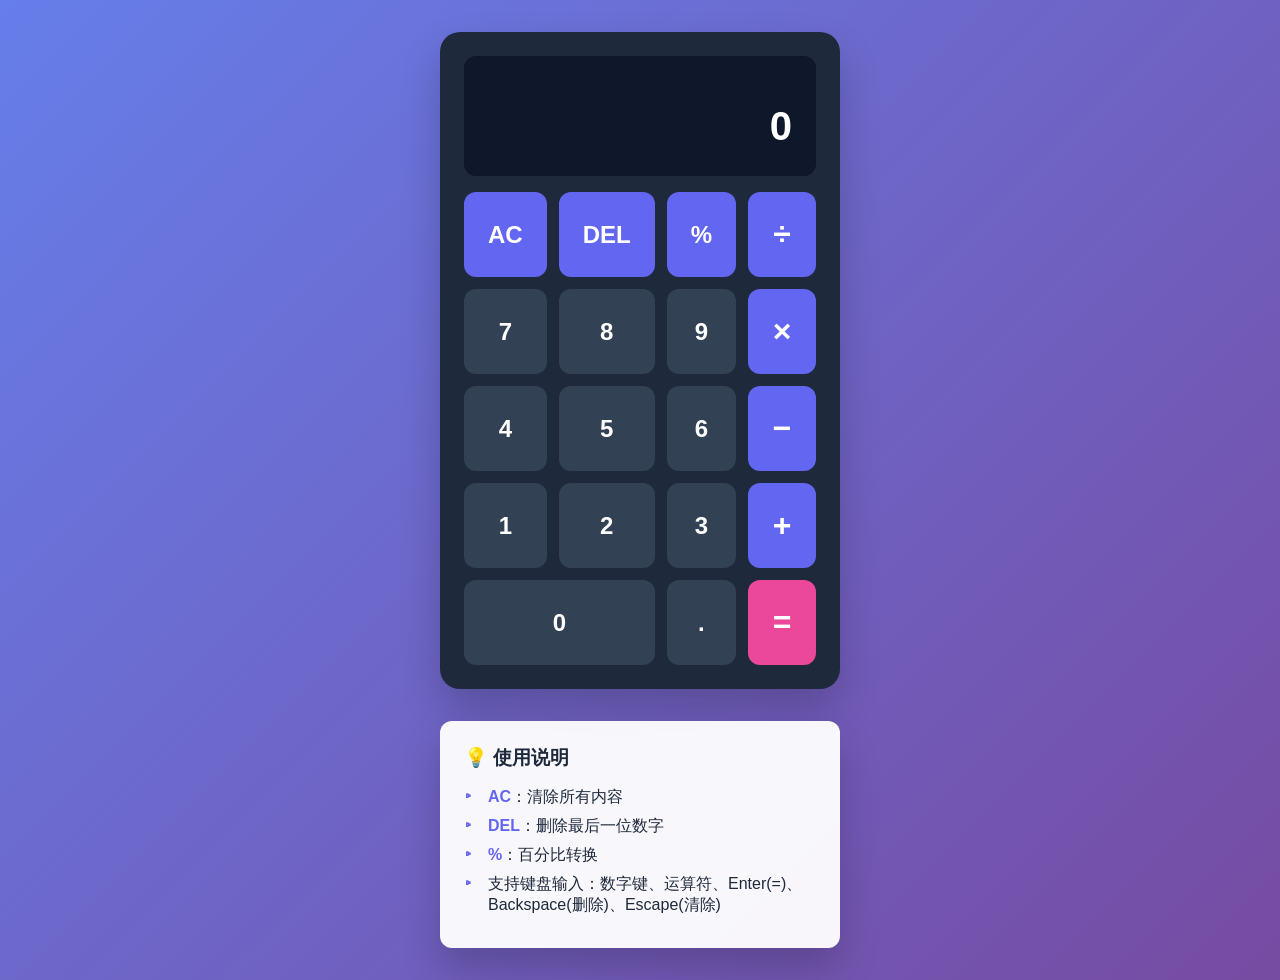
<file: 02-javascript-basics/calculator/index.html>
<!DOCTYPE html>
<html lang="zh-CN">
<head>
    <meta charset="UTF-8">
    <meta name="viewport" content="width=device-width, initial-scale=1.0">
    <title>计算器应用</title>
    <link rel="stylesheet" href="style.css">
</head>
<body>
    <div class="container">
        <div class="calculator">
            <!-- 显示屏 -->
            <div class="display">
                <div class="previous-operand" id="previousOperand"></div>
                <div class="current-operand" id="currentOperand">0</div>
            </div>
            
            <!-- 按钮区域 -->
            <div class="buttons">
                <!-- 第一行：清除、删除 -->
                <button class="btn btn-function" data-action="clear">AC</button>
                <button class="btn btn-function" data-action="delete">DEL</button>
                <button class="btn btn-function" data-action="percent">%</button>
                <button class="btn btn-operator" data-operator="/">÷</button>
                
                <!-- 数字键 7-9 和乘法 -->
                <button class="btn btn-number" data-number="7">7</button>
                <button class="btn btn-number" data-number="8">8</button>
                <button class="btn btn-number" data-number="9">9</button>
                <button class="btn btn-operator" data-operator="*">×</button>
                
                <!-- 数字键 4-6 和减法 -->
                <button class="btn btn-number" data-number="4">4</button>
                <button class="btn btn-number" data-number="5">5</button>
                <button class="btn btn-number" data-number="6">6</button>
                <button class="btn btn-operator" data-operator="-">−</button>
                
                <!-- 数字键 1-3 和加法 -->
                <button class="btn btn-number" data-number="1">1</button>
                <button class="btn btn-number" data-number="2">2</button>
                <button class="btn btn-number" data-number="3">3</button>
                <button class="btn btn-operator" data-operator="+">+</button>
                
                <!-- 数字键 0、小数点和等号 -->
                <button class="btn btn-number btn-zero" data-number="0">0</button>
                <button class="btn btn-number" data-action="decimal">.</button>
                <button class="btn btn-equals" data-action="equals">=</button>
            </div>
        </div>
        
        <!-- 使用说明 -->
        <div class="instructions">
            <h3>💡 使用说明</h3>
            <ul>
                <li><strong>AC</strong>：清除所有内容</li>
                <li><strong>DEL</strong>：删除最后一位数字</li>
                <li><strong>%</strong>：百分比转换</li>
                <li>支持键盘输入：数字键、运算符、Enter(=)、Backspace(删除)、Escape(清除)</li>
            </ul>
        </div>
    </div>
    
    <script src="script.js"></script>
</body>
</html>
</file>
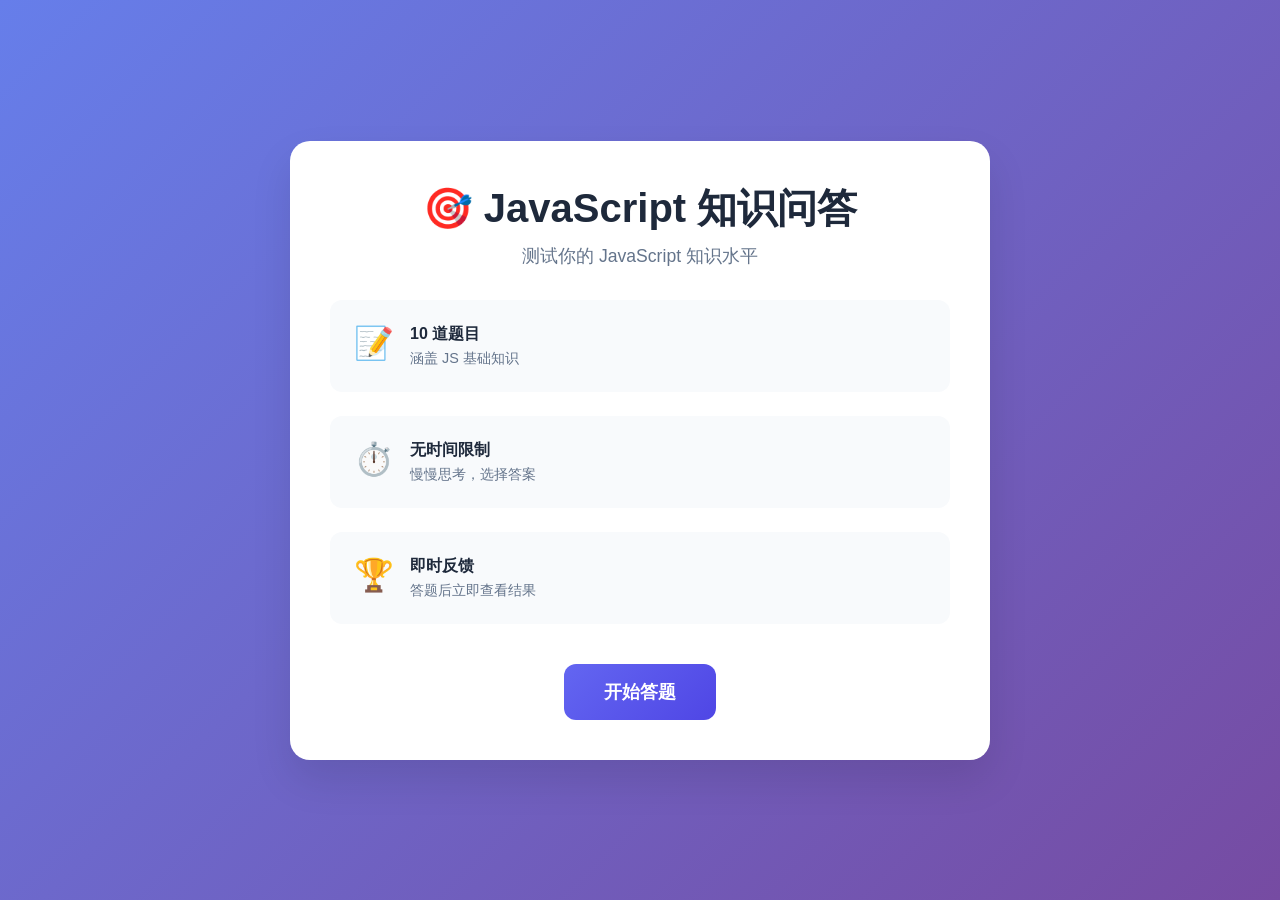
<file: 02-javascript-basics/interactive-quiz/index.html>
<!DOCTYPE html>
<html lang="zh-CN">
<head>
    <meta charset="UTF-8">
    <meta name="viewport" content="width=device-width, initial-scale=1.0">
    <title>交互式问答游戏</title>
    <link rel="stylesheet" href="style.css">
</head>
<body>
    <div class="container">
        <div class="quiz-app">
            <!-- 开始页面 -->
            <div id="startScreen" class="screen active">
                <div class="start-content">
                    <h1>🎯 JavaScript 知识问答</h1>
                    <p class="subtitle">测试你的 JavaScript 知识水平</p>
                    <div class="quiz-info">
                        <div class="info-item">
                            <span class="icon">📝</span>
                            <div>
                                <strong>10 道题目</strong>
                                <p>涵盖 JS 基础知识</p>
                            </div>
                        </div>
                        <div class="info-item">
                            <span class="icon">⏱️</span>
                            <div>
                                <strong>无时间限制</strong>
                                <p>慢慢思考，选择答案</p>
                            </div>
                        </div>
                        <div class="info-item">
                            <span class="icon">🏆</span>
                            <div>
                                <strong>即时反馈</strong>
                                <p>答题后立即查看结果</p>
                            </div>
                        </div>
                    </div>
                    <button id="startBtn" class="btn btn-primary">开始答题</button>
                </div>
            </div>

            <!-- 问答页面 -->
            <div id="quizScreen" class="screen">
                <!-- 进度条 -->
                <div class="progress-bar">
                    <div class="progress-fill" id="progressFill"></div>
                </div>
                
                <!-- 问题信息 -->
                <div class="question-info">
                    <span class="question-number" id="questionNumber">问题 1 / 10</span>
                    <span class="score">得分: <span id="currentScore">0</span></span>
                </div>
                
                <!-- 问题 -->
                <div class="question-container">
                    <h2 id="question" class="question">问题会显示在这里</h2>
                </div>
                
                <!-- 选项 -->
                <div id="answers" class="answers"></div>
                
                <!-- 下一题按钮 -->
                <button id="nextBtn" class="btn btn-primary" style="display: none;">下一题</button>
            </div>

            <!-- 结果页面 -->
            <div id="resultScreen" class="screen">
                <div class="result-content">
                    <div class="result-icon" id="resultIcon">🎉</div>
                    <h2 id="resultTitle" class="result-title">太棒了！</h2>
                    <div class="final-score">
                        <span id="finalScore">0</span>
                        <span class="score-total">/ 100</span>
                    </div>
                    <p id="resultMessage" class="result-message">你的表现非常出色！</p>
                    
                    <div class="result-stats">
                        <div class="stat">
                            <span class="stat-value" id="correctAnswers">0</span>
                            <span class="stat-label">答对</span>
                        </div>
                        <div class="stat">
                            <span class="stat-value" id="wrongAnswers">0</span>
                            <span class="stat-label">答错</span>
                        </div>
                        <div class="stat">
                            <span class="stat-value" id="accuracy">0%</span>
                            <span class="stat-label">正确率</span>
                        </div>
                    </div>
                    
                    <div class="result-actions">
                        <button id="restartBtn" class="btn btn-primary">再来一次</button>
                        <button id="reviewBtn" class="btn btn-secondary">查看答案</button>
                    </div>
                </div>
            </div>
        </div>
    </div>

    <script src="script.js"></script>
</body>
</html>
</file>
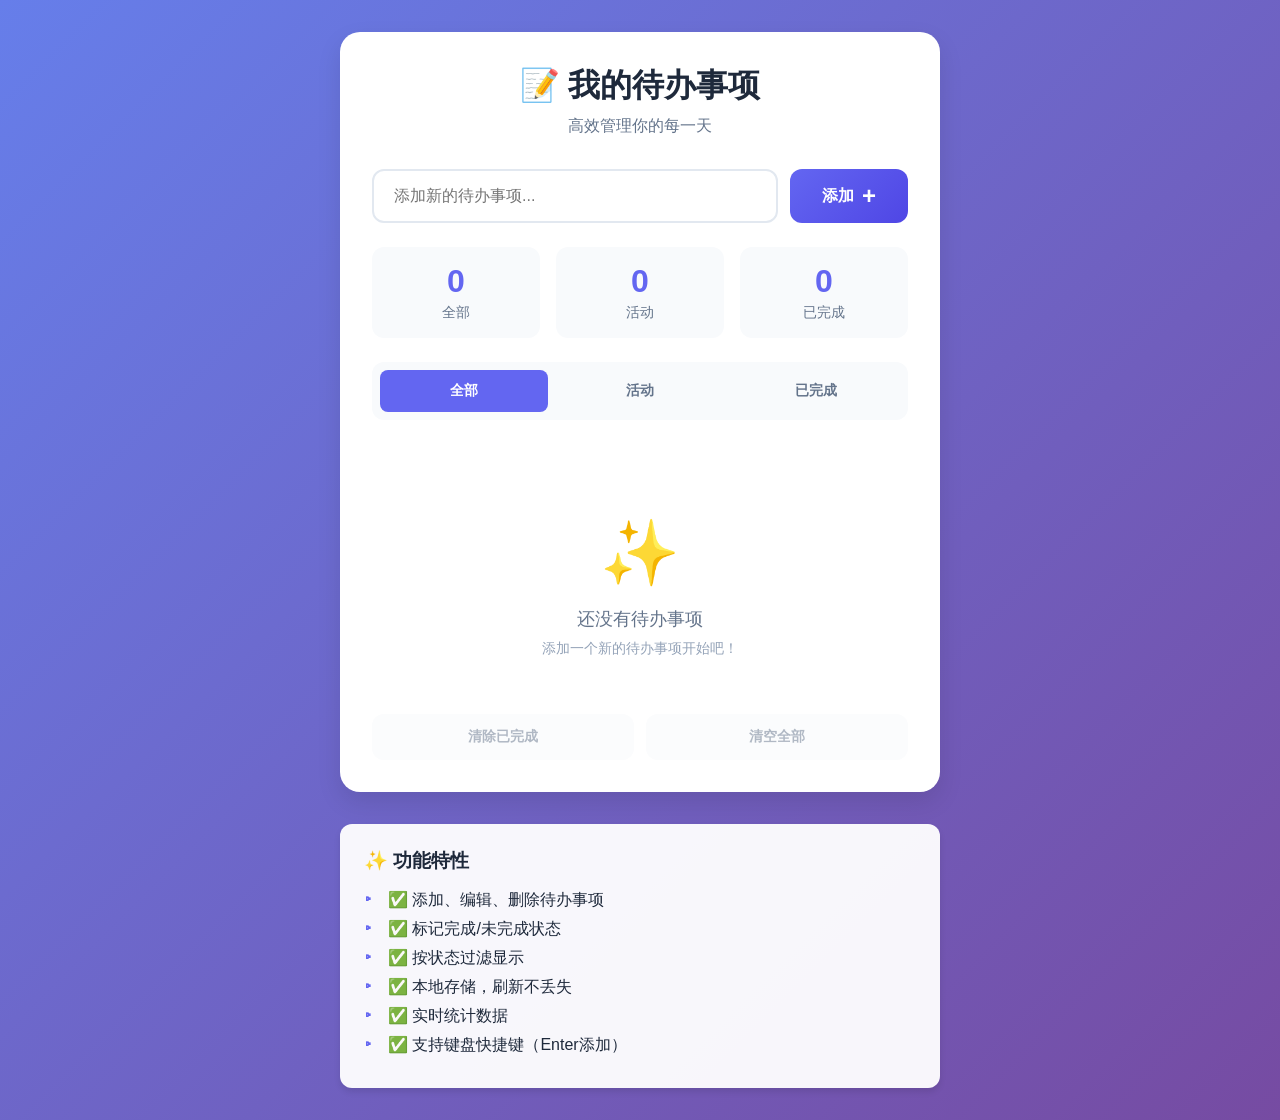
<file: 02-javascript-basics/todo-list/index.html>
<!DOCTYPE html>
<html lang="zh-CN">
<head>
    <meta charset="UTF-8">
    <meta name="viewport" content="width=device-width, initial-scale=1.0">
    <title>待办事项列表</title>
    <link rel="stylesheet" href="style.css">
</head>
<body>
    <div class="container">
        <div class="todo-app">
            <!-- 头部 -->
            <header class="header">
                <h1>📝 我的待办事项</h1>
                <p class="subtitle">高效管理你的每一天</p>
            </header>

            <!-- 输入区域 -->
            <div class="input-section">
                <input 
                    type="text" 
                    id="todoInput" 
                    class="todo-input" 
                    placeholder="添加新的待办事项..."
                    autocomplete="off"
                >
                <button id="addBtn" class="btn-add">
                    <span class="btn-text">添加</span>
                    <span class="btn-icon">+</span>
                </button>
            </div>

            <!-- 统计信息 -->
            <div class="stats">
                <div class="stat-item">
                    <span class="stat-number" id="totalCount">0</span>
                    <span class="stat-label">全部</span>
                </div>
                <div class="stat-item">
                    <span class="stat-number" id="activeCount">0</span>
                    <span class="stat-label">活动</span>
                </div>
                <div class="stat-item">
                    <span class="stat-number" id="completedCount">0</span>
                    <span class="stat-label">已完成</span>
                </div>
            </div>

            <!-- 过滤按钮 -->
            <div class="filter-buttons">
                <button class="filter-btn active" data-filter="all">全部</button>
                <button class="filter-btn" data-filter="active">活动</button>
                <button class="filter-btn" data-filter="completed">已完成</button>
            </div>

            <!-- 待办事项列表 -->
            <ul id="todoList" class="todo-list"></ul>

            <!-- 空状态提示 -->
            <div id="emptyState" class="empty-state">
                <div class="empty-icon">✨</div>
                <p>还没有待办事项</p>
                <p class="empty-hint">添加一个新的待办事项开始吧！</p>
            </div>

            <!-- 底部操作 -->
            <div class="footer-actions">
                <button id="clearCompletedBtn" class="btn-clear">
                    清除已完成
                </button>
                <button id="clearAllBtn" class="btn-clear-all">
                    清空全部
                </button>
            </div>
        </div>

        <!-- 功能说明 -->
        <div class="features">
            <h3>✨ 功能特性</h3>
            <ul>
                <li>✅ 添加、编辑、删除待办事项</li>
                <li>✅ 标记完成/未完成状态</li>
                <li>✅ 按状态过滤显示</li>
                <li>✅ 本地存储，刷新不丢失</li>
                <li>✅ 实时统计数据</li>
                <li>✅ 支持键盘快捷键（Enter添加）</li>
            </ul>
        </div>
    </div>

    <script src="script.js"></script>
</body>
</html>
</file>
<file: 02-javascript-basics/calculator/style.css>
/* ==================== 全局样式 ==================== */
* {
    margin: 0;
    padding: 0;
    box-sizing: border-box;
}

:root {
    --primary: #6366f1;
    --primary-dark: #4f46e5;
    --secondary: #ec4899;
    --text-dark: #1e293b;
    --text-light: #ffffff;
    --bg-calculator: #1e293b;
    --bg-display: #0f172a;
    --bg-button: #334155;
    --bg-button-hover: #475569;
    --bg-operator: #6366f1;
    --bg-equals: #ec4899;
    --shadow: 0 20px 40px rgba(0, 0, 0, 0.2);
}

body {
    font-family: -apple-system, BlinkMacSystemFont, 'Segoe UI', 'Roboto', 'Helvetica Neue', Arial, sans-serif;
    background: linear-gradient(135deg, #667eea 0%, #764ba2 100%);
    min-height: 100vh;
    display: flex;
    align-items: center;
    justify-content: center;
    padding: 2rem;
}

.container {
    max-width: 400px;
    width: 100%;
}

/* ==================== 计算器外壳 ==================== */
.calculator {
    background-color: var(--bg-calculator);
    border-radius: 20px;
    padding: 1.5rem;
    box-shadow: var(--shadow);
    margin-bottom: 2rem;
}

/* ==================== 显示屏 ==================== */
.display {
    background-color: var(--bg-display);
    border-radius: 12px;
    padding: 1.5rem;
    margin-bottom: 1rem;
    min-height: 120px;
    display: flex;
    flex-direction: column;
    justify-content: space-between;
    align-items: flex-end;
    word-wrap: break-word;
    word-break: break-all;
}

.previous-operand {
    color: rgba(255, 255, 255, 0.5);
    font-size: 1.2rem;
    min-height: 1.5rem;
}

.current-operand {
    color: var(--text-light);
    font-size: 2.5rem;
    font-weight: 700;
    min-height: 3rem;
    max-width: 100%;
    overflow-x: auto;
}

/* 滚动条样式 */
.current-operand::-webkit-scrollbar {
    height: 4px;
}

.current-operand::-webkit-scrollbar-track {
    background: rgba(255, 255, 255, 0.1);
    border-radius: 10px;
}

.current-operand::-webkit-scrollbar-thumb {
    background: rgba(255, 255, 255, 0.3);
    border-radius: 10px;
}

/* ==================== 按钮区域 ==================== */
.buttons {
    display: grid;
    grid-template-columns: repeat(4, 1fr);
    gap: 0.75rem;
}

.btn {
    background-color: var(--bg-button);
    color: var(--text-light);
    border: none;
    border-radius: 12px;
    font-size: 1.5rem;
    font-weight: 600;
    padding: 1.5rem;
    cursor: pointer;
    transition: all 0.2s ease;
    user-select: none;
}

.btn:hover {
    background-color: var(--bg-button-hover);
    transform: translateY(-2px);
}

.btn:active {
    transform: translateY(0);
}

/* 数字按钮 */
.btn-number {
    background-color: var(--bg-button);
}

/* 0 按钮占两列 */
.btn-zero {
    grid-column: span 2;
}

/* 功能按钮（AC、DEL、%） */
.btn-function {
    background-color: var(--bg-operator);
}

.btn-function:hover {
    background-color: var(--primary-dark);
}

/* 运算符按钮 */
.btn-operator {
    background-color: var(--bg-operator);
    font-size: 2rem;
}

.btn-operator:hover {
    background-color: var(--primary-dark);
}

.btn-operator.active {
    background-color: var(--primary-dark);
    box-shadow: 0 0 0 3px rgba(99, 102, 241, 0.3);
}

/* 等号按钮 */
.btn-equals {
    background-color: var(--bg-equals);
    font-size: 2rem;
}

.btn-equals:hover {
    background-color: #db2777;
}

/* ==================== 使用说明 ==================== */
.instructions {
    background-color: rgba(255, 255, 255, 0.95);
    border-radius: 12px;
    padding: 1.5rem;
    box-shadow: var(--shadow);
}

.instructions h3 {
    color: var(--text-dark);
    margin-bottom: 1rem;
    font-size: 1.2rem;
}

.instructions ul {
    list-style: none;
    padding-left: 0;
}

.instructions li {
    color: var(--text-dark);
    margin-bottom: 0.5rem;
    padding-left: 1.5rem;
    position: relative;
}

.instructions li::before {
    content: '▹';
    position: absolute;
    left: 0;
    color: var(--primary);
    font-weight: bold;
}

.instructions strong {
    color: var(--primary);
}

/* ==================== 动画效果 ==================== */
@keyframes buttonPress {
    0% {
        transform: scale(1);
    }
    50% {
        transform: scale(0.95);
    }
    100% {
        transform: scale(1);
    }
}

.btn.pressed {
    animation: buttonPress 0.1s ease;
}

@keyframes shake {
    0%, 100% {
        transform: translateX(0);
    }
    25% {
        transform: translateX(-5px);
    }
    75% {
        transform: translateX(5px);
    }
}

.display.error {
    animation: shake 0.3s ease;
}

/* ==================== 响应式设计 ==================== */
@media (max-width: 480px) {
    body {
        padding: 1rem;
    }
    
    .calculator {
        padding: 1rem;
    }
    
    .display {
        padding: 1rem;
        min-height: 100px;
    }
    
    .current-operand {
        font-size: 2rem;
    }
    
    .previous-operand {
        font-size: 1rem;
    }
    
    .btn {
        padding: 1.2rem;
        font-size: 1.3rem;
    }
    
    .btn-operator,
    .btn-equals {
        font-size: 1.5rem;
    }
    
    .buttons {
        gap: 0.5rem;
    }
    
    .instructions {
        padding: 1rem;
        font-size: 0.9rem;
    }
}

@media (max-width: 360px) {
    .btn {
        padding: 1rem;
        font-size: 1.1rem;
    }
    
    .current-operand {
        font-size: 1.8rem;
    }
}

/* ==================== 打印样式 ==================== */
@media print {
    body {
        background: white;
    }
    
    .calculator {
        box-shadow: none;
        border: 1px solid #ccc;
    }
    
    .instructions {
        page-break-before: always;
    }
}
</file>
<file: 02-javascript-basics/interactive-quiz/style.css>
* {
    margin: 0;
    padding: 0;
    box-sizing: border-box;
}

:root {
    --primary: #6366f1;
    --primary-dark: #4f46e5;
    --success: #10b981;
    --danger: #ef4444;
    --text-primary: #1e293b;
    --text-secondary: #64748b;
    --bg-primary: #ffffff;
    --bg-secondary: #f8fafc;
    --shadow-lg: 0 20px 40px rgba(0, 0, 0, 0.1);
    --transition: all 0.3s ease;
}

body {
    font-family: -apple-system, BlinkMacSystemFont, 'Segoe UI', 'Roboto', 'Helvetica Neue', Arial, sans-serif;
    background: linear-gradient(135deg, #667eea 0%, #764ba2 100%);
    min-height: 100vh;
    display: flex;
    align-items: center;
    justify-content: center;
    padding: 2rem;
}

.container {
    width: 100%;
    max-width: 700px;
}

.quiz-app {
    background: var(--bg-primary);
    border-radius: 20px;
    padding: 2.5rem;
    box-shadow: var(--shadow-lg);
    min-height: 500px;
}

/* 屏幕切换 */
.screen {
    display: none;
    animation: fadeIn 0.5s ease;
}

.screen.active {
    display: block;
}

@keyframes fadeIn {
    from {
        opacity: 0;
        transform: translateY(20px);
    }
    to {
        opacity: 1;
        transform: translateY(0);
    }
}

/* 开始页面 */
.start-content {
    text-align: center;
}

.start-content h1 {
    font-size: 2.5rem;
    color: var(--text-primary);
    margin-bottom: 0.5rem;
}

.subtitle {
    color: var(--text-secondary);
    font-size: 1.1rem;
    margin-bottom: 2rem;
}

.quiz-info {
    display: flex;
    flex-direction: column;
    gap: 1.5rem;
    margin-bottom: 2.5rem;
    text-align: left;
}

.info-item {
    display: flex;
    align-items: flex-start;
    gap: 1rem;
    padding: 1.5rem;
    background: var(--bg-secondary);
    border-radius: 12px;
}

.info-item .icon {
    font-size: 2rem;
}

.info-item strong {
    display: block;
    color: var(--text-primary);
    margin-bottom: 0.25rem;
}

.info-item p {
    color: var(--text-secondary);
    font-size: 0.9rem;
}

/* 按钮 */
.btn {
    padding: 1rem 2.5rem;
    border: none;
    border-radius: 12px;
    font-size: 1.1rem;
    font-weight: 600;
    cursor: pointer;
    transition: var(--transition);
}

.btn-primary {
    background: linear-gradient(135deg, var(--primary) 0%, var(--primary-dark) 100%);
    color: white;
}

.btn-primary:hover {
    transform: translateY(-2px);
    box-shadow: 0 10px 25px rgba(99, 102, 241, 0.3);
}

.btn-secondary {
    background: var(--bg-secondary);
    color: var(--text-primary);
}

.btn-secondary:hover {
    background: #e2e8f0;
}

/* 问答页面 */
.progress-bar {
    width: 100%;
    height: 8px;
    background: var(--bg-secondary);
    border-radius: 10px;
    overflow: hidden;
    margin-bottom: 2rem;
}

.progress-fill {
    height: 100%;
    background: linear-gradient(90deg, var(--primary), var(--success));
    transition: width 0.5s ease;
    border-radius: 10px;
}

.question-info {
    display: flex;
    justify-content: space-between;
    margin-bottom: 2rem;
    color: var(--text-secondary);
}

.score {
    font-weight: 600;
}

#currentScore {
    color: var(--primary);
    font-size: 1.2rem;
}

.question-container {
    margin-bottom: 2rem;
}

.question {
    font-size: 1.5rem;
    color: var(--text-primary);
    line-height: 1.6;
}

/* 答案选项 */
.answers {
    display: flex;
    flex-direction: column;
    gap: 1rem;
    margin-bottom: 2rem;
}

.answer-btn {
    padding: 1.25rem;
    background: var(--bg-secondary);
    border: 2px solid transparent;
    border-radius: 12px;
    text-align: left;
    font-size: 1rem;
    color: var(--text-primary);
    cursor: pointer;
    transition: var(--transition);
}

.answer-btn:hover:not(.correct):not(.wrong) {
    border-color: var(--primary);
    background: rgba(99, 102, 241, 0.05);
}

.answer-btn.selected {
    border-color: var(--primary);
    background: rgba(99, 102, 241, 0.1);
}

.answer-btn.correct {
    border-color: var(--success);
    background: rgba(16, 185, 129, 0.1);
}

.answer-btn.wrong {
    border-color: var(--danger);
    background: rgba(239, 68, 68, 0.1);
}

.answer-btn:disabled {
    cursor: not-allowed;
}

/* 结果页面 */
.result-content {
    text-align: center;
}

.result-icon {
    font-size: 5rem;
    margin-bottom: 1rem;
}

.result-title {
    font-size: 2rem;
    color: var(--text-primary);
    margin-bottom: 1rem;
}

.final-score {
    font-size: 4rem;
    font-weight: 700;
    color: var(--primary);
    margin-bottom: 0.5rem;
}

.score-total {
    font-size: 2rem;
    color: var(--text-secondary);
}

.result-message {
    color: var(--text-secondary);
    font-size: 1.1rem;
    margin-bottom: 2rem;
}

.result-stats {
    display: grid;
    grid-template-columns: repeat(3, 1fr);
    gap: 1rem;
    margin-bottom: 2rem;
}

.stat {
    padding: 1.5rem;
    background: var(--bg-secondary);
    border-radius: 12px;
    display: flex;
    flex-direction: column;
    gap: 0.5rem;
}

.stat-value {
    font-size: 2rem;
    font-weight: 700;
    color: var(--primary);
}

.stat-label {
    color: var(--text-secondary);
    font-size: 0.9rem;
}

.result-actions {
    display: flex;
    gap: 1rem;
    justify-content: center;
}

/* 响应式 */
@media (max-width: 640px) {
    body {
        padding: 1rem;
    }
    
    .quiz-app {
        padding: 1.5rem;
    }
    
    .start-content h1 {
        font-size: 2rem;
    }
    
    .question {
        font-size: 1.2rem;
    }
    
    .final-score {
        font-size: 3rem;
    }
    
    .result-stats {
        grid-template-columns: 1fr;
    }
    
    .result-actions {
        flex-direction: column;
    }
    
    .btn {
        width: 100%;
    }
}
</file>
<file: 02-javascript-basics/todo-list/style.css>
/* ==================== 全局样式 ==================== */
* {
    margin: 0;
    padding: 0;
    box-sizing: border-box;
}

:root {
    --primary: #6366f1;
    --primary-dark: #4f46e5;
    --primary-light: #818cf8;
    --success: #10b981;
    --danger: #ef4444;
    --warning: #f59e0b;
    --text-primary: #1e293b;
    --text-secondary: #64748b;
    --text-light: #94a3b8;
    --bg-primary: #ffffff;
    --bg-secondary: #f8fafc;
    --border: #e2e8f0;
    --shadow-sm: 0 1px 2px rgba(0, 0, 0, 0.05);
    --shadow-md: 0 4px 6px rgba(0, 0, 0, 0.1);
    --shadow-lg: 0 10px 25px rgba(0, 0, 0, 0.1);
    --transition: all 0.3s ease;
}

body {
    font-family: -apple-system, BlinkMacSystemFont, 'Segoe UI', 'Roboto', 'Helvetica Neue', Arial, sans-serif;
    background: linear-gradient(135deg, #667eea 0%, #764ba2 100%);
    min-height: 100vh;
    padding: 2rem;
}

.container {
    max-width: 600px;
    margin: 0 auto;
}

/* ==================== 待办事项应用 ==================== */
.todo-app {
    background-color: var(--bg-primary);
    border-radius: 20px;
    padding: 2rem;
    box-shadow: var(--shadow-lg);
    margin-bottom: 2rem;
}

/* ==================== 头部 ==================== */
.header {
    text-align: center;
    margin-bottom: 2rem;
}

.header h1 {
    color: var(--text-primary);
    font-size: 2rem;
    margin-bottom: 0.5rem;
}

.subtitle {
    color: var(--text-secondary);
    font-size: 1rem;
}

/* ==================== 输入区域 ==================== */
.input-section {
    display: flex;
    gap: 0.75rem;
    margin-bottom: 1.5rem;
}

.todo-input {
    flex: 1;
    padding: 1rem 1.25rem;
    border: 2px solid var(--border);
    border-radius: 12px;
    font-size: 1rem;
    transition: var(--transition);
}

.todo-input:focus {
    outline: none;
    border-color: var(--primary);
    box-shadow: 0 0 0 3px rgba(99, 102, 241, 0.1);
}

.btn-add {
    background: linear-gradient(135deg, var(--primary) 0%, var(--primary-dark) 100%);
    color: white;
    border: none;
    border-radius: 12px;
    padding: 0 2rem;
    font-size: 1rem;
    font-weight: 600;
    cursor: pointer;
    transition: var(--transition);
    display: flex;
    align-items: center;
    gap: 0.5rem;
}

.btn-add:hover {
    transform: translateY(-2px);
    box-shadow: var(--shadow-md);
}

.btn-add:active {
    transform: translateY(0);
}

.btn-icon {
    font-size: 1.5rem;
    line-height: 1;
}

/* ==================== 统计信息 ==================== */
.stats {
    display: grid;
    grid-template-columns: repeat(3, 1fr);
    gap: 1rem;
    margin-bottom: 1.5rem;
}

.stat-item {
    text-align: center;
    padding: 1rem;
    background-color: var(--bg-secondary);
    border-radius: 12px;
    transition: var(--transition);
}

.stat-item:hover {
    transform: translateY(-2px);
    box-shadow: var(--shadow-sm);
}

.stat-number {
    display: block;
    font-size: 2rem;
    font-weight: 700;
    color: var(--primary);
    margin-bottom: 0.25rem;
}

.stat-label {
    display: block;
    font-size: 0.875rem;
    color: var(--text-secondary);
}

/* ==================== 过滤按钮 ==================== */
.filter-buttons {
    display: flex;
    gap: 0.5rem;
    margin-bottom: 1.5rem;
    padding: 0.5rem;
    background-color: var(--bg-secondary);
    border-radius: 12px;
}

.filter-btn {
    flex: 1;
    padding: 0.75rem;
    background-color: transparent;
    color: var(--text-secondary);
    border: none;
    border-radius: 8px;
    font-size: 0.875rem;
    font-weight: 600;
    cursor: pointer;
    transition: var(--transition);
}

.filter-btn:hover {
    background-color: rgba(99, 102, 241, 0.1);
    color: var(--primary);
}

.filter-btn.active {
    background-color: var(--primary);
    color: white;
}

/* ==================== 待办事项列表 ==================== */
.todo-list {
    list-style: none;
    max-height: 400px;
    overflow-y: auto;
    margin-bottom: 1.5rem;
}

/* 滚动条样式 */
.todo-list::-webkit-scrollbar {
    width: 8px;
}

.todo-list::-webkit-scrollbar-track {
    background: var(--bg-secondary);
    border-radius: 10px;
}

.todo-list::-webkit-scrollbar-thumb {
    background: var(--border);
    border-radius: 10px;
}

.todo-list::-webkit-scrollbar-thumb:hover {
    background: var(--text-light);
}

/* 待办事项 */
.todo-item {
    display: flex;
    align-items: center;
    gap: 0.75rem;
    padding: 1rem;
    margin-bottom: 0.75rem;
    background-color: var(--bg-secondary);
    border-radius: 12px;
    transition: var(--transition);
    animation: slideIn 0.3s ease;
}

@keyframes slideIn {
    from {
        opacity: 0;
        transform: translateY(-10px);
    }
    to {
        opacity: 1;
        transform: translateY(0);
    }
}

.todo-item:hover {
    transform: translateX(5px);
    box-shadow: var(--shadow-sm);
}

.todo-item.completed {
    opacity: 0.6;
}

/* 复选框 */
.todo-checkbox {
    width: 24px;
    height: 24px;
    min-width: 24px;
    border: 2px solid var(--border);
    border-radius: 6px;
    cursor: pointer;
    display: flex;
    align-items: center;
    justify-content: center;
    transition: var(--transition);
}

.todo-checkbox:hover {
    border-color: var(--primary);
}

.todo-item.completed .todo-checkbox {
    background-color: var(--success);
    border-color: var(--success);
}

.todo-checkbox::after {
    content: '✓';
    color: white;
    font-size: 1rem;
    font-weight: 700;
    opacity: 0;
    transform: scale(0);
    transition: var(--transition);
}

.todo-item.completed .todo-checkbox::after {
    opacity: 1;
    transform: scale(1);
}

/* 待办事项内容 */
.todo-content {
    flex: 1;
    display: flex;
    align-items: center;
}

.todo-text {
    flex: 1;
    color: var(--text-primary);
    font-size: 1rem;
    word-break: break-word;
}

.todo-item.completed .todo-text {
    text-decoration: line-through;
    color: var(--text-light);
}

.todo-input-edit {
    flex: 1;
    padding: 0.5rem;
    border: 2px solid var(--primary);
    border-radius: 6px;
    font-size: 1rem;
}

.todo-input-edit:focus {
    outline: none;
}

/* 操作按钮 */
.todo-actions {
    display: flex;
    gap: 0.5rem;
}

.btn-action {
    width: 32px;
    height: 32px;
    border: none;
    border-radius: 6px;
    font-size: 1rem;
    cursor: pointer;
    transition: var(--transition);
    display: flex;
    align-items: center;
    justify-content: center;
}

.btn-edit {
    background-color: var(--primary);
    color: white;
}

.btn-edit:hover {
    background-color: var(--primary-dark);
    transform: scale(1.1);
}

.btn-delete {
    background-color: var(--danger);
    color: white;
}

.btn-delete:hover {
    background-color: #dc2626;
    transform: scale(1.1);
}

.btn-save {
    background-color: var(--success);
    color: white;
}

.btn-save:hover {
    background-color: #059669;
    transform: scale(1.1);
}

.btn-cancel {
    background-color: var(--text-light);
    color: white;
}

.btn-cancel:hover {
    background-color: var(--text-secondary);
    transform: scale(1.1);
}

/* ==================== 空状态 ==================== */
.empty-state {
    text-align: center;
    padding: 3rem 1rem;
    display: none;
}

.empty-state.show {
    display: block;
}

.empty-icon {
    font-size: 4rem;
    margin-bottom: 1rem;
}

.empty-state p {
    color: var(--text-secondary);
    font-size: 1.1rem;
    margin-bottom: 0.5rem;
}

.empty-hint {
    font-size: 0.9rem !important;
    color: var(--text-light) !important;
}

/* ==================== 底部操作 ==================== */
.footer-actions {
    display: flex;
    gap: 0.75rem;
}

.btn-clear,
.btn-clear-all {
    flex: 1;
    padding: 0.875rem;
    border: none;
    border-radius: 12px;
    font-size: 0.875rem;
    font-weight: 600;
    cursor: pointer;
    transition: var(--transition);
}

.btn-clear {
    background-color: var(--bg-secondary);
    color: var(--text-secondary);
}

.btn-clear:hover {
    background-color: var(--warning);
    color: white;
    transform: translateY(-2px);
}

.btn-clear-all {
    background-color: var(--bg-secondary);
    color: var(--text-secondary);
}

.btn-clear-all:hover {
    background-color: var(--danger);
    color: white;
    transform: translateY(-2px);
}

.btn-clear:disabled,
.btn-clear-all:disabled {
    opacity: 0.5;
    cursor: not-allowed;
}

.btn-clear:disabled:hover,
.btn-clear-all:disabled:hover {
    transform: none;
    background-color: var(--bg-secondary);
    color: var(--text-secondary);
}

/* ==================== 功能说明 ==================== */
.features {
    background-color: rgba(255, 255, 255, 0.95);
    border-radius: 12px;
    padding: 1.5rem;
    box-shadow: var(--shadow-md);
}

.features h3 {
    color: var(--text-primary);
    margin-bottom: 1rem;
    font-size: 1.2rem;
}

.features ul {
    list-style: none;
    padding-left: 0;
}

.features li {
    color: var(--text-primary);
    margin-bottom: 0.5rem;
    padding-left: 1.5rem;
    position: relative;
}

.features li::before {
    content: '▹';
    position: absolute;
    left: 0;
    color: var(--primary);
    font-weight: bold;
}

/* ==================== 响应式设计 ==================== */
@media (max-width: 640px) {
    body {
        padding: 1rem;
    }
    
    .todo-app {
        padding: 1.5rem;
    }
    
    .header h1 {
        font-size: 1.5rem;
    }
    
    .input-section {
        flex-direction: column;
    }
    
    .btn-add {
        justify-content: center;
    }
    
    .stats {
        grid-template-columns: repeat(3, 1fr);
        gap: 0.5rem;
    }
    
    .stat-item {
        padding: 0.75rem 0.5rem;
    }
    
    .stat-number {
        font-size: 1.5rem;
    }
    
    .stat-label {
        font-size: 0.75rem;
    }
    
    .filter-buttons {
        flex-direction: column;
    }
    
    .footer-actions {
        flex-direction: column;
    }
}

/* ==================== 动画 ==================== */
@keyframes shake {
    0%, 100% { transform: translateX(0); }
    25% { transform: translateX(-5px); }
    75% { transform: translateX(5px); }
}

.shake {
    animation: shake 0.3s ease;
}

@keyframes fadeOut {
    from {
        opacity: 1;
        transform: translateX(0);
    }
    to {
        opacity: 0;
        transform: translateX(20px);
    }
}

.todo-item.removing {
    animation: fadeOut 0.3s ease forwards;
}
</file>
